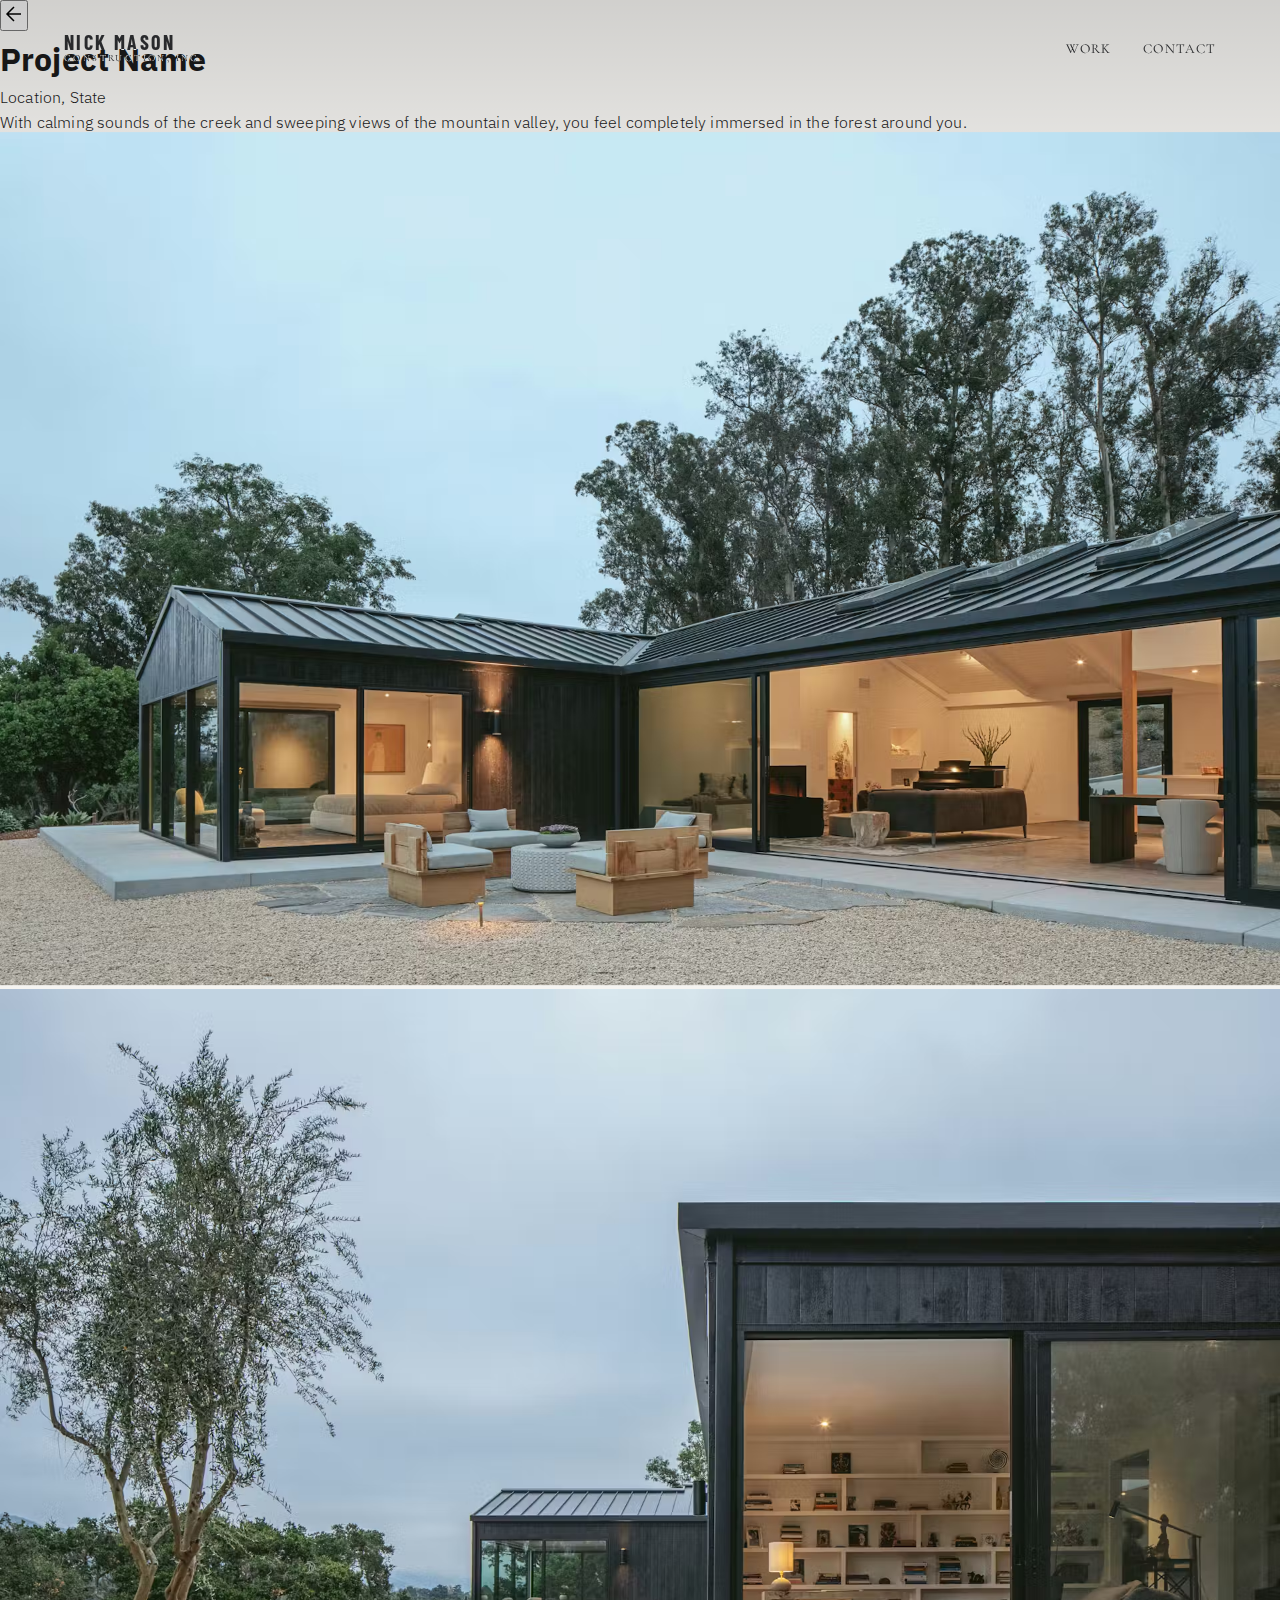
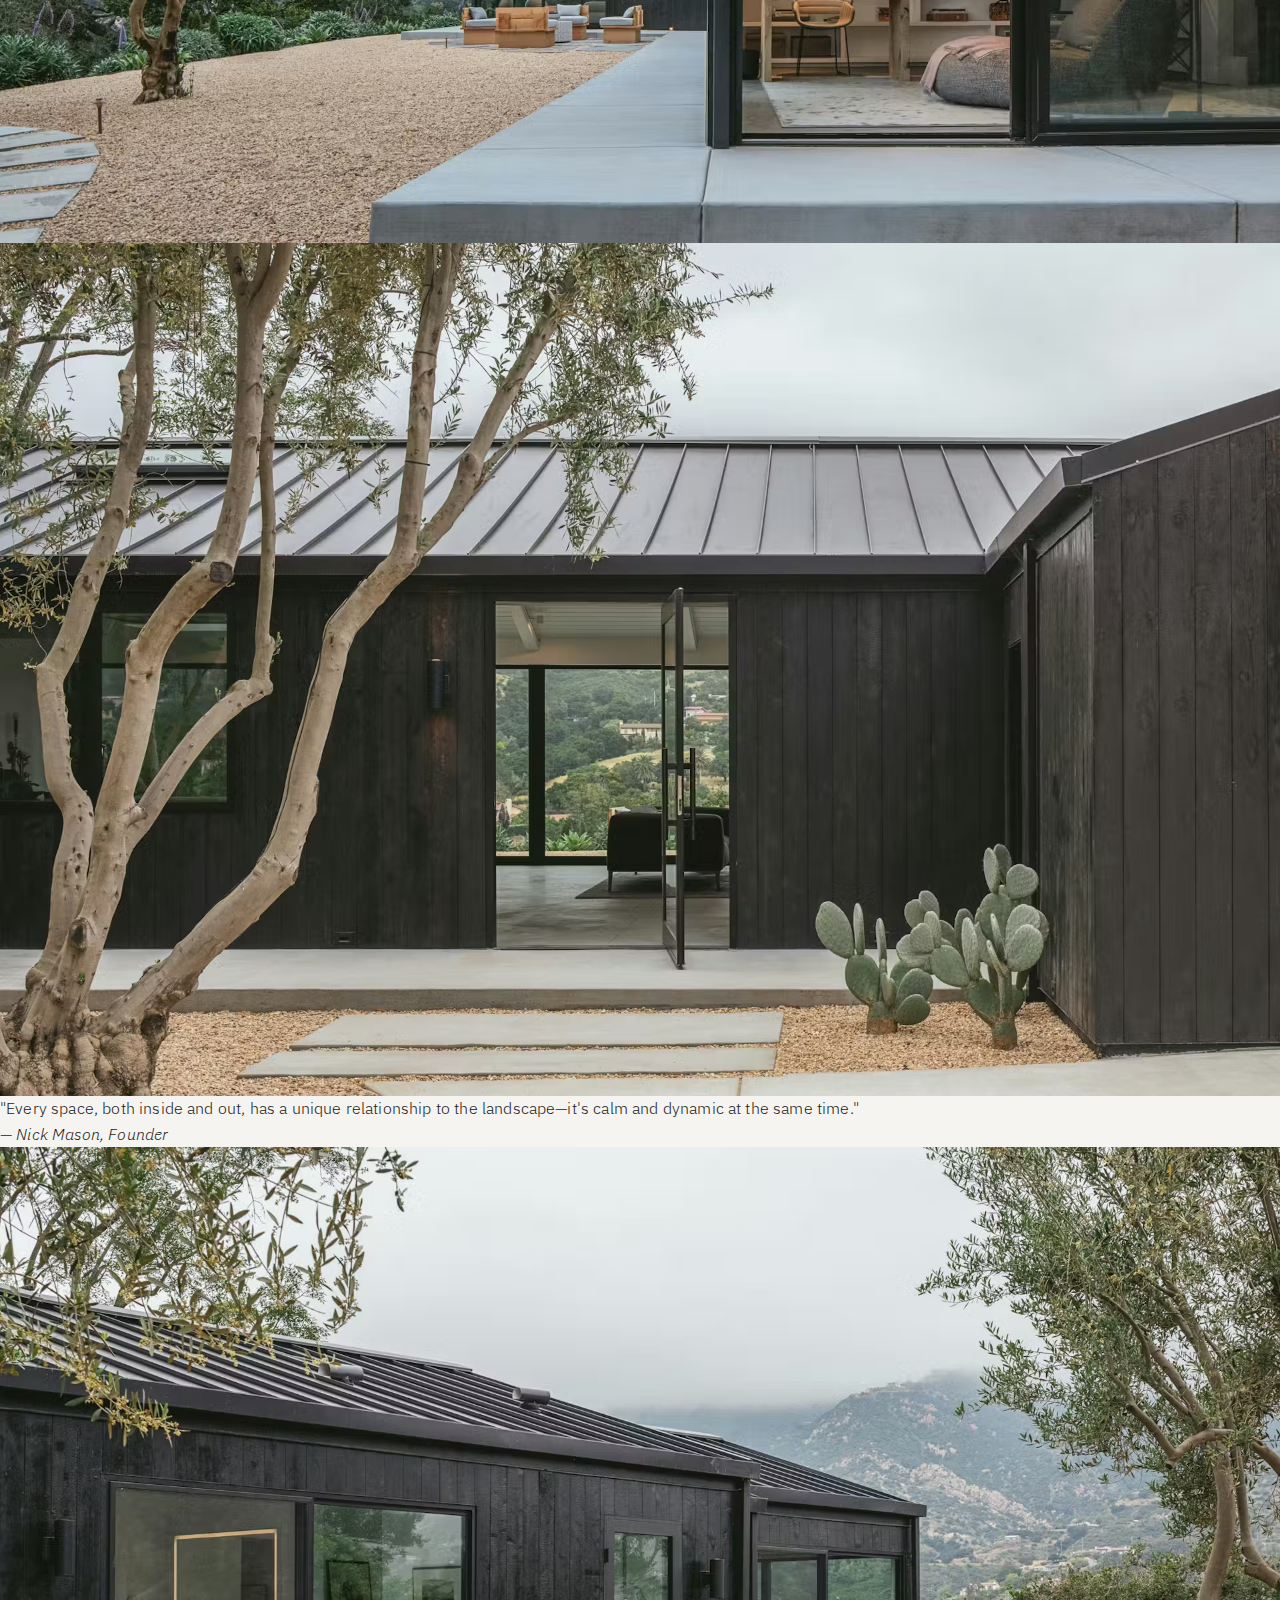
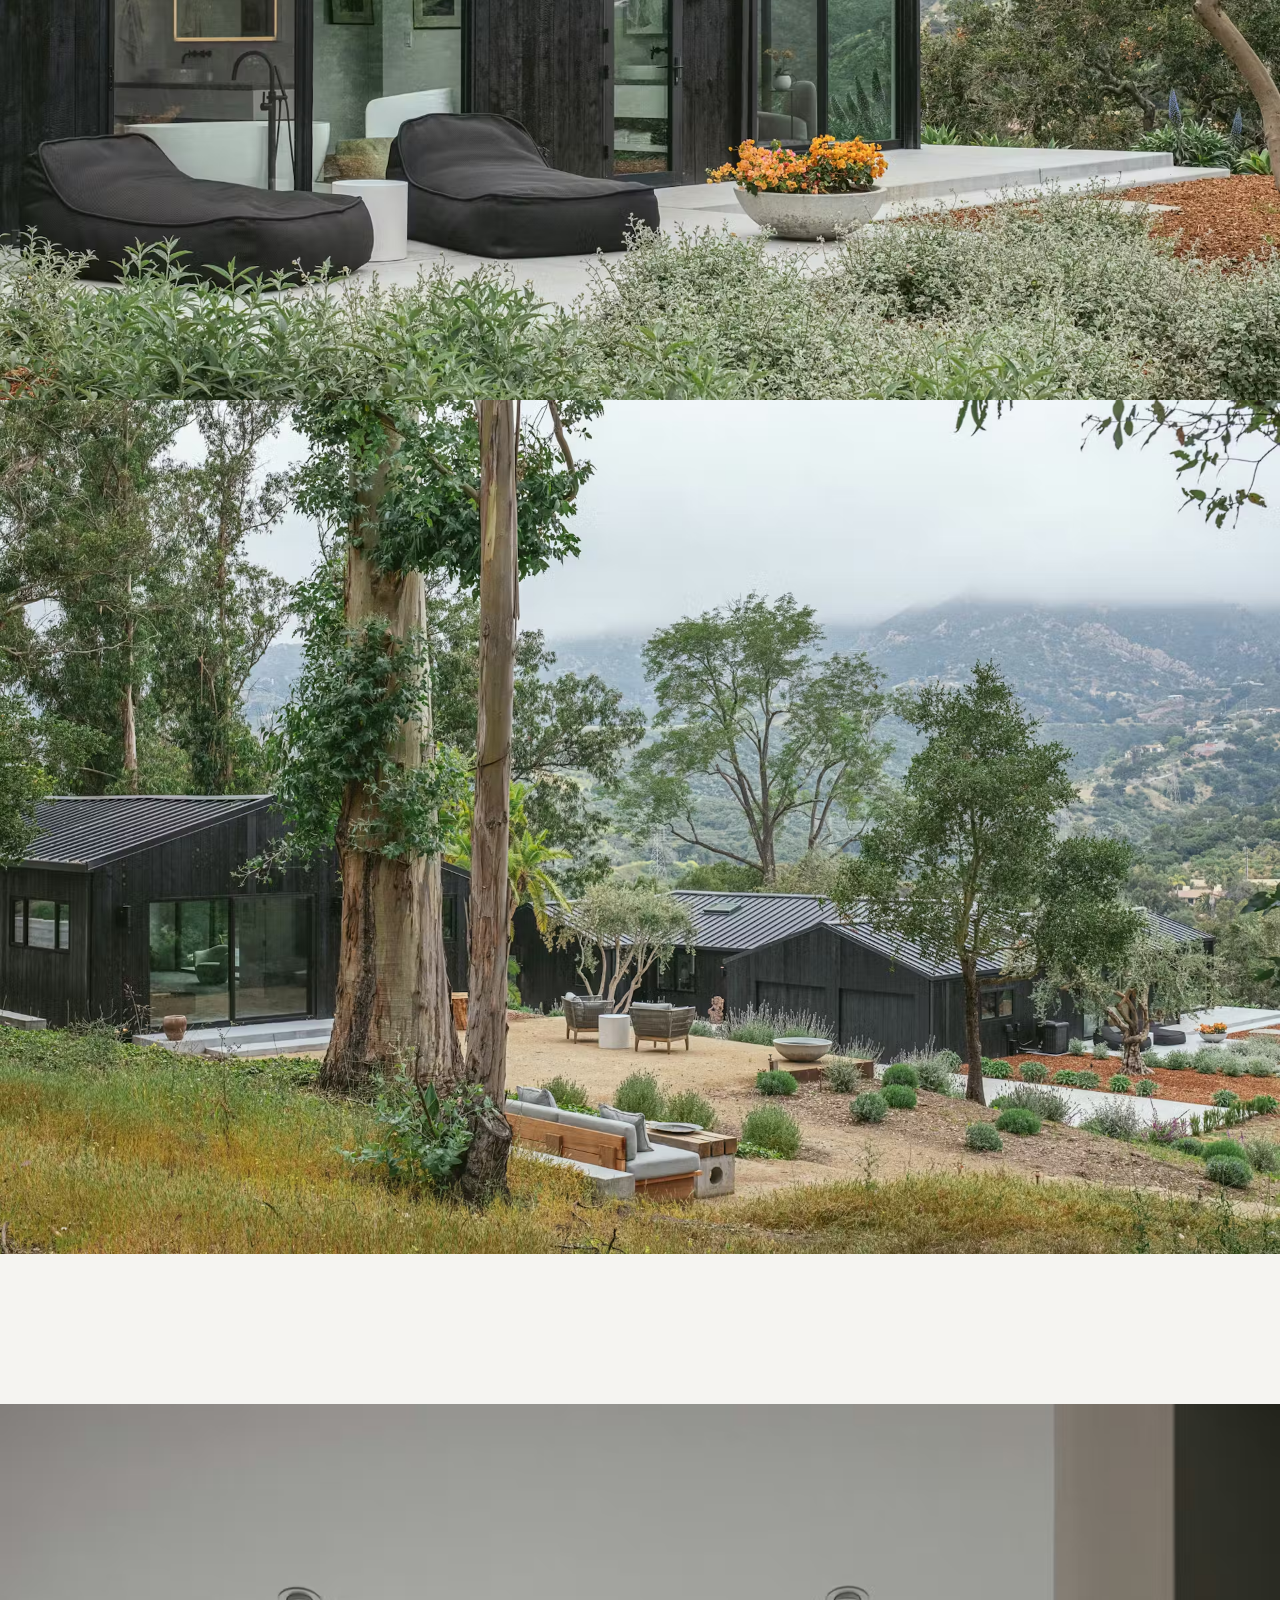
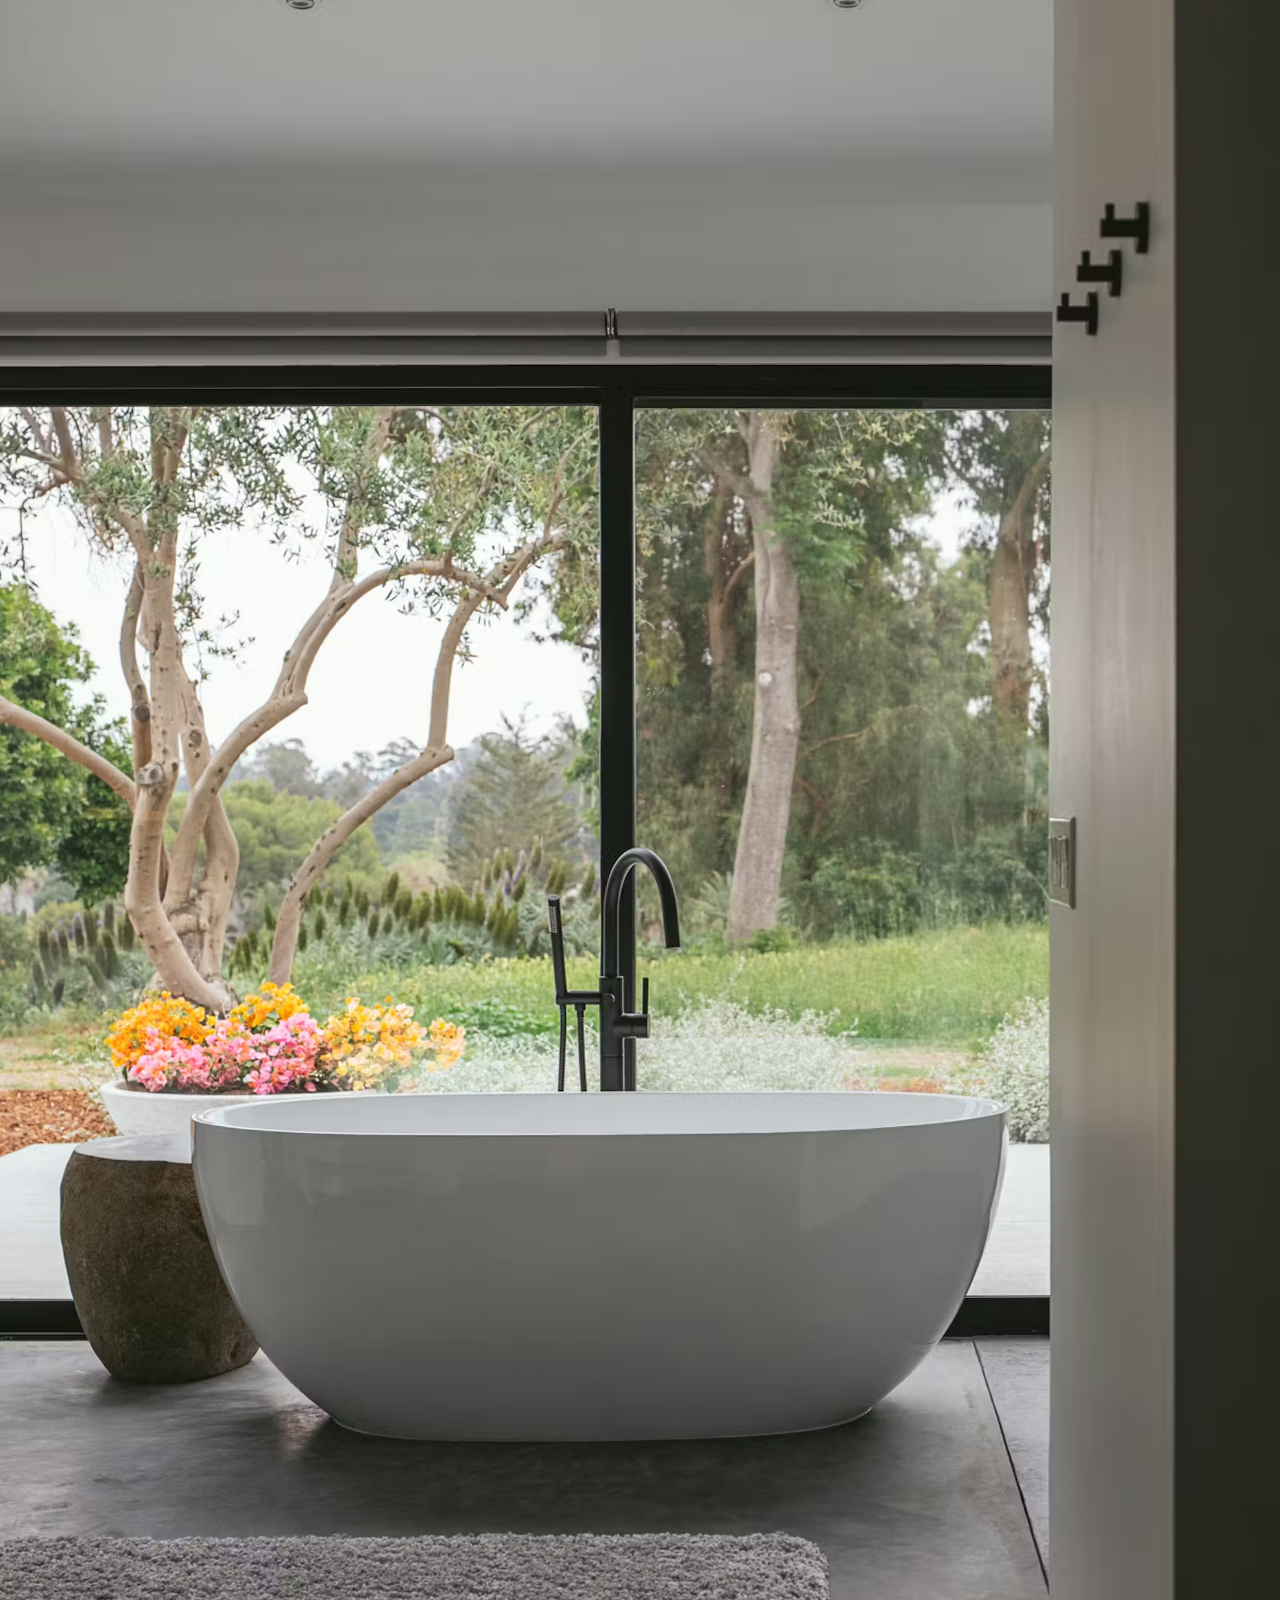
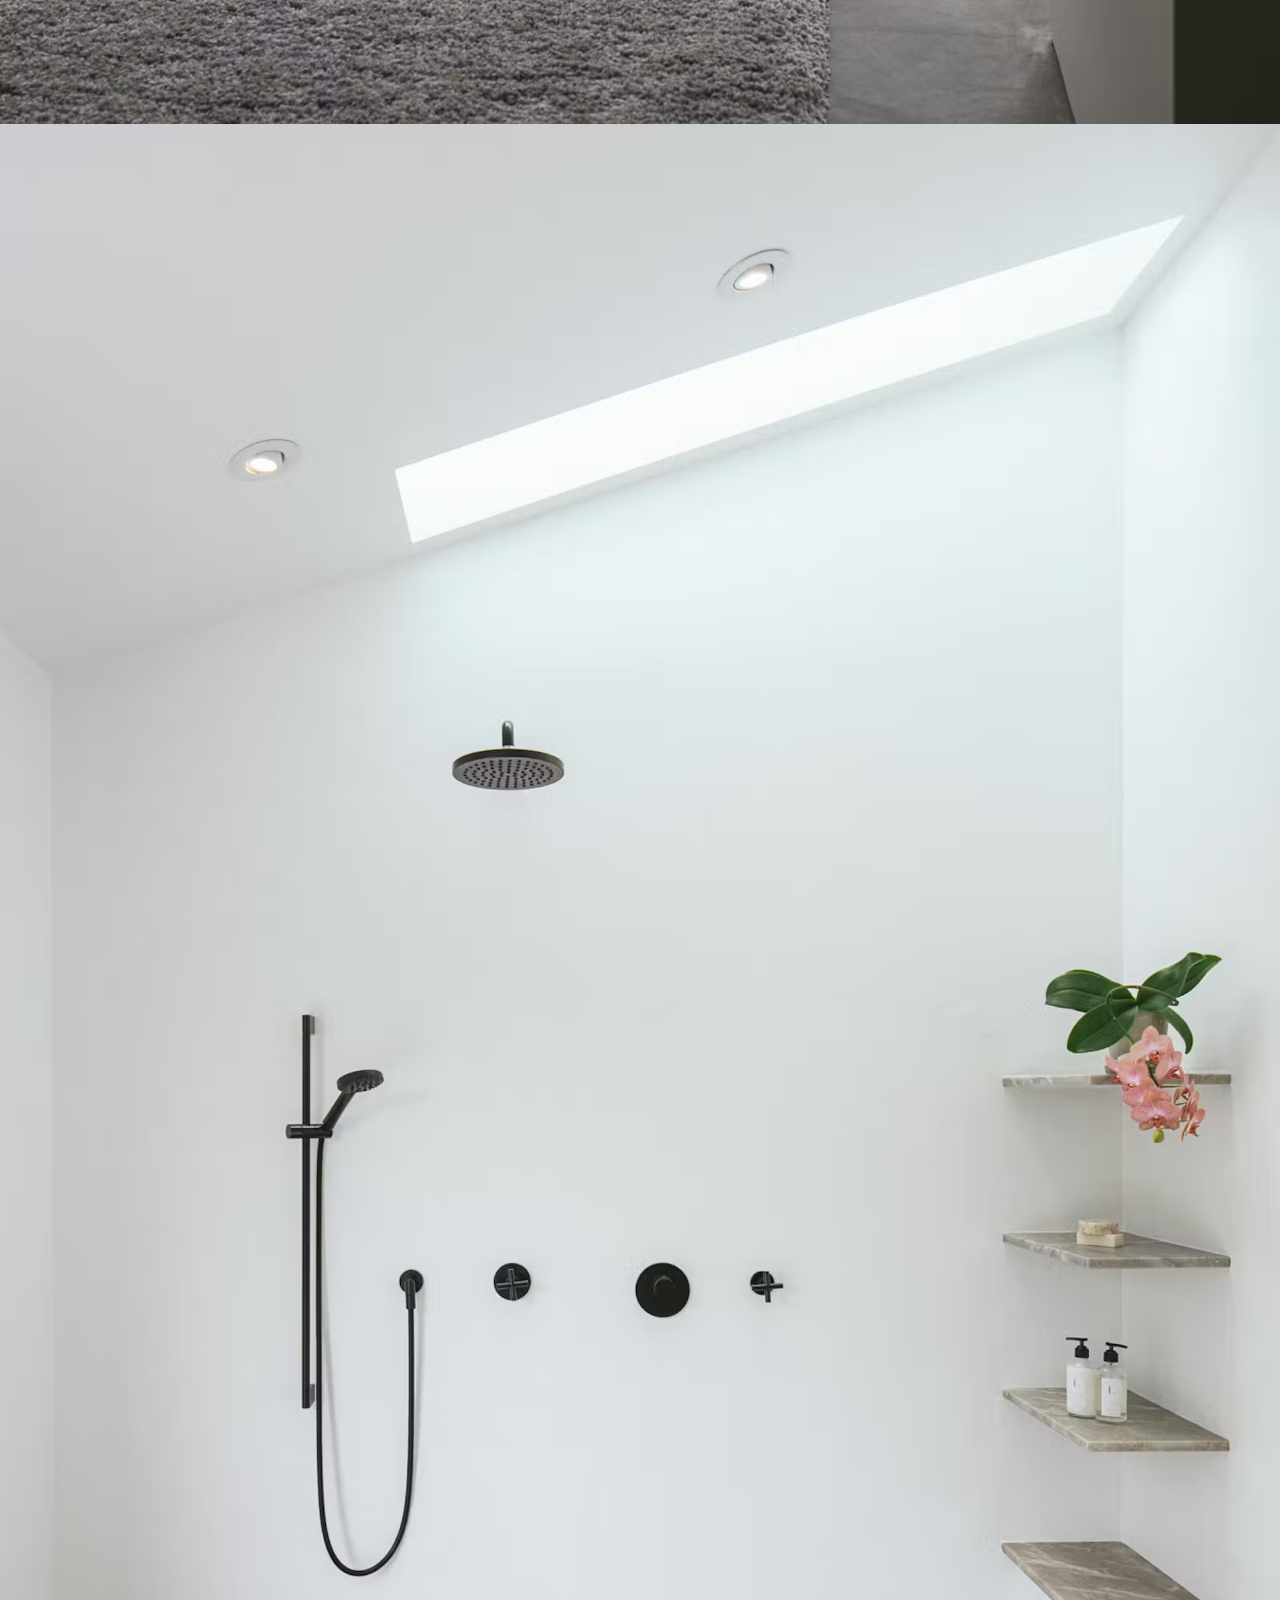
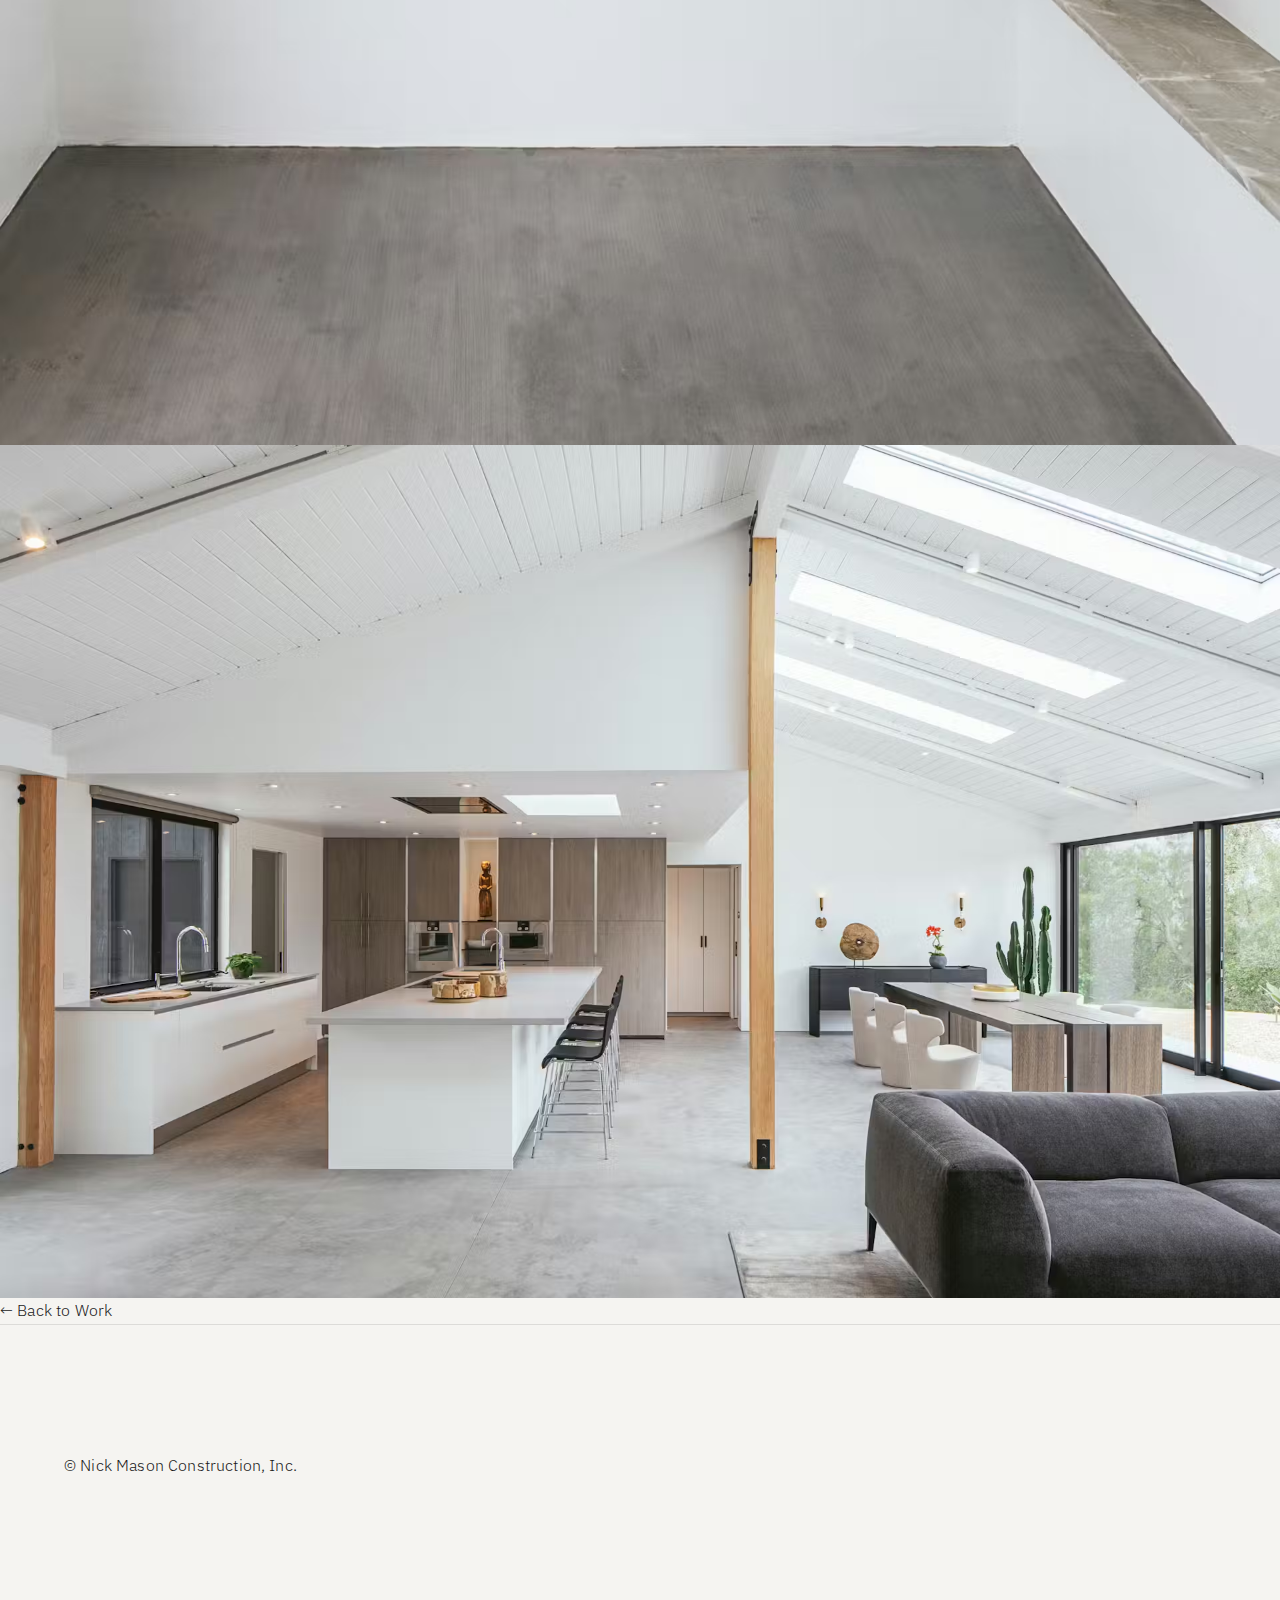
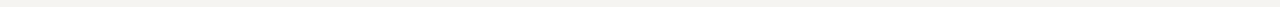
<file: project-04.html>
<!DOCTYPE html>
<html lang="en">
<head>
    <meta charset="UTF-8">
    <meta name="viewport" content="width=device-width, initial-scale=1.0">
    <title>Project Name — Nick Mason Construction</title>

    <!-- Fonts -->
    <link rel="preconnect" href="https://fonts.googleapis.com">
    <link rel="preconnect" href="https://fonts.gstatic.com" crossorigin>
    <link href="https://fonts.googleapis.com/css2?family=Barlow+Condensed:wght@400;500;600;700&family=Cormorant+Garamond:ital,wght@0,300;0,400;0,500;1,300;1,400&family=IBM+Plex+Sans:wght@300;400;500&display=swap" rel="stylesheet">

    <!-- Styles -->
    <link rel="stylesheet" href="css/styles.css">
</head>
<body class="project-page fade-out">
    <!-- Back Arrow -->
    <button type="button" class="back-arrow-fixed" aria-label="Go back">
        <svg width="24" height="24" viewBox="0 0 24 24" fill="none" stroke="currentColor" stroke-width="1.5">
            <path d="M19 12H5M12 19l-7-7 7-7"/>
        </svg>
    </button>

    <!-- Navigation -->
    <nav>
        <a href="index.html" class="logo">
            <span class="logo-main">Nick Mason</span>
            <span class="logo-sub">Construction, Inc.</span>
        </a>
        <ul class="nav-links">
            <li><a href="index.html#work">Work</a></li>
            <li><a href="index.html#contact">Contact</a></li>
        </ul>
    </nav>

    <!-- Project Hero - Video loop with minimal title -->
    <section class="project-hero">
        <video
            class="hero-media"
            autoplay
            muted
            loop
            playsinline
        >
            <source src="https://res.cloudinary.com/dylwzl4vu/video/upload/v1768772079/nick_ref_video_02_bnmm4k.mp4" type="video/mp4">
        </video>
        <div class="hero-overlay"></div>
        <div class="project-hero-content">
            <h1 class="project-hero-title">Project Name</h1>
            <span class="project-hero-location">Location, State</span>
        </div>
    </section>

    <!-- Project Gallery -->
    <section class="project-gallery">

        <!-- Opening text block -->
        <div class="gallery-quote">
            <blockquote>
                With calming sounds of the creek and sweeping views of the mountain
                valley, you feel completely immersed in the forest around you.
            </blockquote>
        </div>

        <!-- Full width image -->
        <figure class="gallery-item full">
            <img class="parallax-img" src="projects_page_01/original.avif" alt="Project detail">
        </figure>

        <!-- Overlapping pair - left lower, right higher -->
        <div class="gallery-overlap">
            <figure class="gallery-item overlap-left">
                <img class="parallax-img" src="projects_page_01/original (1).avif" alt="Project detail">
            </figure>
            <figure class="gallery-item overlap-right">
                <img class="parallax-img" src="projects_page_01/original (2).avif" alt="Project detail">
            </figure>
        </div>

        <!-- Quote block -->
        <div class="gallery-quote">
            <blockquote>
                "Every space, both inside and out, has a unique relationship
                to the landscape—it's calm and dynamic at the same time."
            </blockquote>
            <cite>— Nick Mason, Founder</cite>
        </div>

        <!-- Overlapping pair - reversed -->
        <div class="gallery-overlap reverse">
            <figure class="gallery-item overlap-left">
                <img class="parallax-img" src="projects_page_01/original (3).avif" alt="Project detail">
            </figure>
            <figure class="gallery-item overlap-right">
                <img class="parallax-img" src="projects_page_01/original (4).avif" alt="Project detail">
            </figure>
        </div>

        <!-- Video loop -->
        <figure class="gallery-item full gallery-video">
            <video autoplay muted loop playsinline>
                <source src="https://res.cloudinary.com/dylwzl4vu/video/upload/v1768773851/nick_ref_video_03_pudnxl.mp4" type="video/mp4">
            </video>
        </figure>

        <!-- Overlapping pair -->
        <div class="gallery-overlap">
            <figure class="gallery-item overlap-left">
                <img class="parallax-img" src="projects_page_01/original (5).avif" alt="Project detail">
            </figure>
            <figure class="gallery-item overlap-right">
                <img class="parallax-img" src="projects_page_01/original (6).avif" alt="Project detail">
            </figure>
        </div>

        <!-- Final single image -->
        <figure class="gallery-item full">
            <img class="parallax-img" src="projects_page_01/original (7).avif" alt="Project detail">
        </figure>

    </section>

    <!-- Back to Work link -->
    <section class="project-nav-section">
        <a href="index.html#work" class="back-to-work">
            <span class="back-arrow">&larr;</span>
            Back to Work
        </a>
    </section>

    <!-- Footer -->
    <footer>
        <p class="footer-copyright">&copy; Nick Mason Construction, Inc.</p>
    </footer>

    <script src="js/main.js"></script>
    <script>
        // Nav color change - starts light over video, goes dark over gallery
        const nav = document.querySelector('nav');
        const backArrow = document.querySelector('.back-arrow-fixed');
        const projectHero = document.querySelector('.project-hero');

        function updateNavColor() {
            const scrollPosition = window.scrollY;
            const navHeight = nav.offsetHeight;
            const heroBottom = projectHero.offsetHeight;

            // Over hero video = light (white text)
            // Over gallery and below = dark (black text)
            if (scrollPosition + navHeight < heroBottom - 50) {
                nav.classList.remove('nav-dark');
                nav.classList.add('nav-light');
            } else {
                nav.classList.remove('nav-light');
                nav.classList.add('nav-dark');
            }
        }

        function updateArrowColor() {
            // Check what element is behind the arrow (at 50% viewport height)
            const arrowX = backArrow.getBoundingClientRect().left + 12;
            const arrowY = window.innerHeight / 2;

            // Temporarily hide arrow to check element behind it
            backArrow.style.pointerEvents = 'none';
            backArrow.style.visibility = 'hidden';
            const elementBehind = document.elementFromPoint(arrowX, arrowY);
            backArrow.style.visibility = 'visible';
            backArrow.style.pointerEvents = 'auto';

            // Check if over image, video, or dark content
            const isOverDarkContent = elementBehind && (
                elementBehind.tagName === 'IMG' ||
                elementBehind.tagName === 'VIDEO' ||
                elementBehind.closest('.project-hero') ||
                elementBehind.closest('.gallery-item') ||
                elementBehind.closest('.gallery-video')
            );

            if (isOverDarkContent) {
                backArrow.classList.remove('arrow-dark');
                backArrow.classList.add('arrow-light');
            } else {
                backArrow.classList.remove('arrow-light');
                backArrow.classList.add('arrow-dark');
            }
        }

        // Initial state
        nav.classList.add('nav-light');
        backArrow.classList.add('arrow-light');

        // Update on scroll
        window.addEventListener('scroll', () => {
            updateNavColor();
            updateArrowColor();
        }, { passive: true });

        // Update on load
        updateNavColor();
        updateArrowColor();
    </script>

    <!-- Page Transition Script -->
    <script>
        // Fade in on page load (pageshow fires on back/forward navigation too)
        window.addEventListener('pageshow', () => {
            document.body.classList.remove('fade-out');
        });

        // Fade out before navigating
        document.querySelectorAll('a[href]').forEach(link => {
            link.addEventListener('click', (e) => {
                const href = link.getAttribute('href');

                // Skip hash links and external links
                if (href.startsWith('#') || href.startsWith('http') || href.startsWith('mailto') || href.startsWith('tel')) {
                    return;
                }

                e.preventDefault();
                document.body.classList.add('fade-out');

                setTimeout(() => {
                    window.location.href = href;
                }, 600);
            });
        });

        // Back arrow - go back in history (or to work section if no history)
        document.querySelector('.back-arrow-fixed').addEventListener('click', () => {
            document.body.classList.add('fade-out');
            setTimeout(() => {
                if (window.history.length > 1) {
                    history.back();
                } else {
                    window.location.href = 'index.html#work';
                }
            }, 600);
        });
    </script>

    <!-- Parallax Script -->
    <script>
        const parallaxImages = document.querySelectorAll('.parallax-img');

        function updateParallax() {
            parallaxImages.forEach(img => {
                const rect = img.getBoundingClientRect();
                const windowHeight = window.innerHeight;

                // Only apply when image is in viewport
                if (rect.top < windowHeight && rect.bottom > 0) {
                    // Calculate how far through the viewport the image is
                    const scrollPercent = (windowHeight - rect.top) / (windowHeight + rect.height);
                    // Subtle movement: -30px to +30px
                    const translateY = (scrollPercent - 0.5) * 60;
                    img.style.transform = `translateY(${translateY}px)`;
                }
            });
        }

        window.addEventListener('scroll', updateParallax, { passive: true });
        updateParallax();
    </script>

</body>
</html>
</file>
<file: css/styles.css>
/* ============================================
   NICK MASON CONSTRUCTION - Main Stylesheet
   ============================================
   
   Typography matched to logo:
   - "NICK MASON" = Bold condensed sans-serif (Barlow Condensed)
   - "CONSTRUCTION, INC." = Refined serif (Cormorant Garamond)
   
   ============================================ */


/* ============================================
   CSS VARIABLES
   ============================================ */

:root {
    /* Colors - warm, grounded palette */
    --color-bg: #f5f4f1;           /* Warm off-white, like canvas */
    --color-text: #1a1a1a;         /* Near black */
    --color-text-muted: #5a5a5a;   /* Warm gray */
    --color-accent: #3d3d3d;       /* Dark charcoal */
    
    /* Typography - matching the logo */
    --font-display: 'Barlow Condensed', sans-serif;   /* Bold headlines, logo style */
    --font-serif: 'Cormorant Garamond', serif;        /* Refined, elegant text */
    --font-body: 'IBM Plex Sans', sans-serif;         /* Clean body text */
    
    /* Spacing */
    --space-xs: 0.5rem;
    --space-sm: 1rem;
    --space-md: 2rem;
    --space-lg: 4rem;
    --space-xl: 8rem;
    
    /* Transitions */
    --transition-smooth: 0.6s cubic-bezier(0.22, 1, 0.36, 1);
    --transition-fast: 0.3s ease;
}


/* ============================================
   RESET & BASE
   ============================================ */

*, *::before, *::after {
    margin: 0;
    padding: 0;
    box-sizing: border-box;
}

html {
    font-size: 16px;
    scroll-behavior: smooth;
}

body {
    font-family: var(--font-body);
    font-weight: 300;
    background-color: var(--color-bg);
    color: var(--color-text);
    line-height: 1.6;
    letter-spacing: 0.01em;
    overflow-x: hidden;
}

img, video {
    max-width: 100%;
    display: block;
}

a {
    color: inherit;
    text-decoration: none;
}


/* ============================================
   NAVIGATION
   ============================================ */

nav {
    position: fixed;
    top: 0;
    left: 0;
    right: 0;
    z-index: 100;
    padding: var(--space-md) var(--space-lg);
    display: flex;
    justify-content: space-between;
    align-items: center;
    mix-blend-mode: difference;
}

/* Logo styling - stacked layout matching the patch typography */
.logo {
    display: flex;
    flex-direction: column;
    width: 180px;
    line-height: 1;
    color: white;
}

/* "NICK MASON" - Bold condensed sans-serif */
.logo-main {
    display: block;
    width: 100%;
    font-family: var(--font-display);
    font-size: 1.25rem;
    font-weight: 700;
    letter-spacing: 0.12em;
    text-transform: uppercase;
}

/* "CONSTRUCTION, INC." - Refined serif */
.logo-sub {
    display: block;
    width: 100%;
    font-family: var(--font-serif);
    font-size: 0.6rem;
    font-weight: 400;
    letter-spacing: 0.25em;
    text-transform: uppercase;
    margin-top: 2px;
}

.nav-links {
    display: flex;
    gap: var(--space-md);
    list-style: none;
}

.nav-links a {
    font-family: var(--font-serif);
    font-size: 0.85rem;
    font-weight: 400;
    letter-spacing: 0.08em;
    text-transform: uppercase;
    color: white;
    transition: opacity var(--transition-fast);
}

.nav-links a:hover {
    opacity: 0.6;
}


/* ============================================
   HERO SECTION
   ============================================ */

.hero {
    height: 100vh;
    width: 100%;
    position: relative;
    overflow: hidden;
}

.hero-media {
    position: absolute;
    inset: 0;
    width: 100%;
    height: 100%;
    object-fit: cover;
}

/* Zoom animation only for static images */
.hero-media:not(video) {
    animation: slowZoom 20s ease-in-out infinite alternate;
}

@keyframes slowZoom {
    from { transform: scale(1); }
    to { transform: scale(1.05); }
}

.hero-overlay {
    position: absolute;
    inset: 0;
    background: linear-gradient(
        to bottom,
        rgba(0,0,0,0.15) 0%,
        rgba(0,0,0,0) 30%,
        rgba(0,0,0,0) 60%,
        rgba(0,0,0,0.3) 100%
    );
    pointer-events: none;
}


/* ============================================
   PROJECTS GRID
   ============================================ */

.projects-section {
    padding: var(--space-xl) 0;
}

.project-grid {
    display: grid;
    grid-template-columns: 1fr;
    gap: 2px;
}

.project-item {
    position: relative;
    overflow: hidden;
    aspect-ratio: 16/10;
    cursor: pointer;
}

.project-item.tall {
    aspect-ratio: 10/14;
}

.project-item.wide {
    aspect-ratio: 21/9;
}

.project-item img,
.project-item video {
    width: 100%;
    height: 100%;
    object-fit: cover;
    transition: transform var(--transition-smooth);
}

.project-item:hover img,
.project-item:hover video {
    transform: scale(1.03);
}

.project-info {
    position: absolute;
    bottom: 0;
    left: 0;
    right: 0;
    padding: var(--space-lg) var(--space-md);
    background: linear-gradient(to top, rgba(0,0,0,0.6), transparent);
    opacity: 0;
    transform: translateY(10px);
    transition: all var(--transition-smooth);
}

.project-item:hover .project-info {
    opacity: 1;
    transform: translateY(0);
}

/* Project title - bold condensed like logo */
.project-title {
    font-family: var(--font-display);
    font-size: 1.75rem;
    font-weight: 500;
    letter-spacing: 0.05em;
    text-transform: uppercase;
    color: white;
    margin-bottom: var(--space-xs);
}

/* Project location - refined serif */
.project-location {
    font-family: var(--font-serif);
    font-size: 0.9rem;
    font-weight: 300;
    font-style: italic;
    letter-spacing: 0.06em;
    color: rgba(255,255,255,0.8);
}

@media (min-width: 768px) {
    .project-grid {
        grid-template-columns: repeat(2, 1fr);
    }
    
    .project-item.wide {
        grid-column: span 2;
    }
}


/* ============================================
   ABOUT SECTION
   ============================================ */

.about-section {
    display: grid;
    grid-template-columns: 1fr;
    gap: var(--space-lg);
    max-width: 1400px;
    margin: 0 auto;
    padding: var(--space-xl) var(--space-lg);
}

@media (min-width: 768px) {
    .about-section {
        grid-template-columns: 1fr 1fr;
        align-items: center;
    }
}

.about-image {
    aspect-ratio: 4/5;
    overflow: hidden;
}

.about-image img {
    width: 100%;
    height: 100%;
    object-fit: cover;
}

.about-content {
    padding: var(--space-md) 0;
}

/* Section label - small caps serif */
.section-label {
    font-family: var(--font-serif);
    font-size: 0.75rem;
    font-weight: 400;
    letter-spacing: 0.2em;
    text-transform: uppercase;
    color: var(--color-text-muted);
    margin-bottom: var(--space-md);
}

/* Headline - bold condensed */
.about-headline {
    font-family: var(--font-display);
    font-size: clamp(2rem, 5vw, 3.25rem);
    font-weight: 500;
    letter-spacing: 0.02em;
    text-transform: uppercase;
    line-height: 1.1;
    margin-bottom: var(--space-md);
}

.about-text {
    font-family: var(--font-body);
    font-size: 0.95rem;
    font-weight: 300;
    color: var(--color-text-muted);
    max-width: 500px;
    margin-bottom: var(--space-md);
    line-height: 1.7;
}


/* ============================================
   QUOTE SECTION
   ============================================ */

.quote-section {
    padding: var(--space-xl) var(--space-lg);
    text-align: center;
    max-width: 900px;
    margin: 0 auto;
}

/* Quote text - elegant serif italic */
.quote-text {
    font-family: var(--font-serif);
    font-size: clamp(1.5rem, 4vw, 2.5rem);
    font-weight: 300;
    font-style: italic;
    line-height: 1.4;
    margin-bottom: var(--space-md);
}

/* Attribution - condensed sans */
.quote-attribution {
    font-family: var(--font-display);
    font-size: 0.8rem;
    font-style: normal;
    font-weight: 500;
    letter-spacing: 0.15em;
    text-transform: uppercase;
    color: var(--color-text-muted);
}


/* ============================================
   FOOTER
   ============================================ */

footer {
    padding: var(--space-xl) var(--space-lg);
    display: grid;
    grid-template-columns: 1fr;
    gap: var(--space-lg);
    border-top: 1px solid rgba(0,0,0,0.1);
}

@media (min-width: 768px) {
    footer {
        grid-template-columns: 1fr 1fr 1fr;
    }
}

.footer-section h4 {
    font-family: var(--font-display);
    font-size: 0.9rem;
    font-weight: 600;
    letter-spacing: 0.1em;
    text-transform: uppercase;
    margin-bottom: var(--space-sm);
}

.footer-section p,
.footer-section a {
    font-family: var(--font-body);
    font-size: 0.85rem;
    font-weight: 300;
    color: var(--color-text-muted);
    line-height: 1.8;
}

.footer-section a:hover {
    color: var(--color-text);
}


/* ============================================
   ANIMATIONS
   ============================================ */

@keyframes fadeUp {
    from {
        opacity: 0;
        transform: translateY(30px);
    }
    to {
        opacity: 1;
        transform: translateY(0);
    }
}

.animate-in {
    animation: fadeUp 1s var(--transition-smooth) forwards;
    opacity: 0;
}

.delay-1 { animation-delay: 0.1s; }
.delay-2 { animation-delay: 0.2s; }
.delay-3 { animation-delay: 0.3s; }
.delay-4 { animation-delay: 0.4s; }


/* ============================================
   MOBILE ADJUSTMENTS
   ============================================ */

@media (max-width: 767px) {
    nav {
        padding: var(--space-sm) var(--space-md);
    }

    .logo-main {
        font-size: 1rem;
    }

    .logo-sub {
        font-size: 0.6rem;
    }

    .nav-links {
        gap: var(--space-sm);
    }

    .nav-links a {
        font-size: 0.75rem;
    }
    
    section {
        padding: var(--space-lg) var(--space-md);
    }
    
    .about-section {
        padding: var(--space-lg) var(--space-md);
    }
    
    footer {
        padding: var(--space-lg) var(--space-md);
    }
}
</file>
